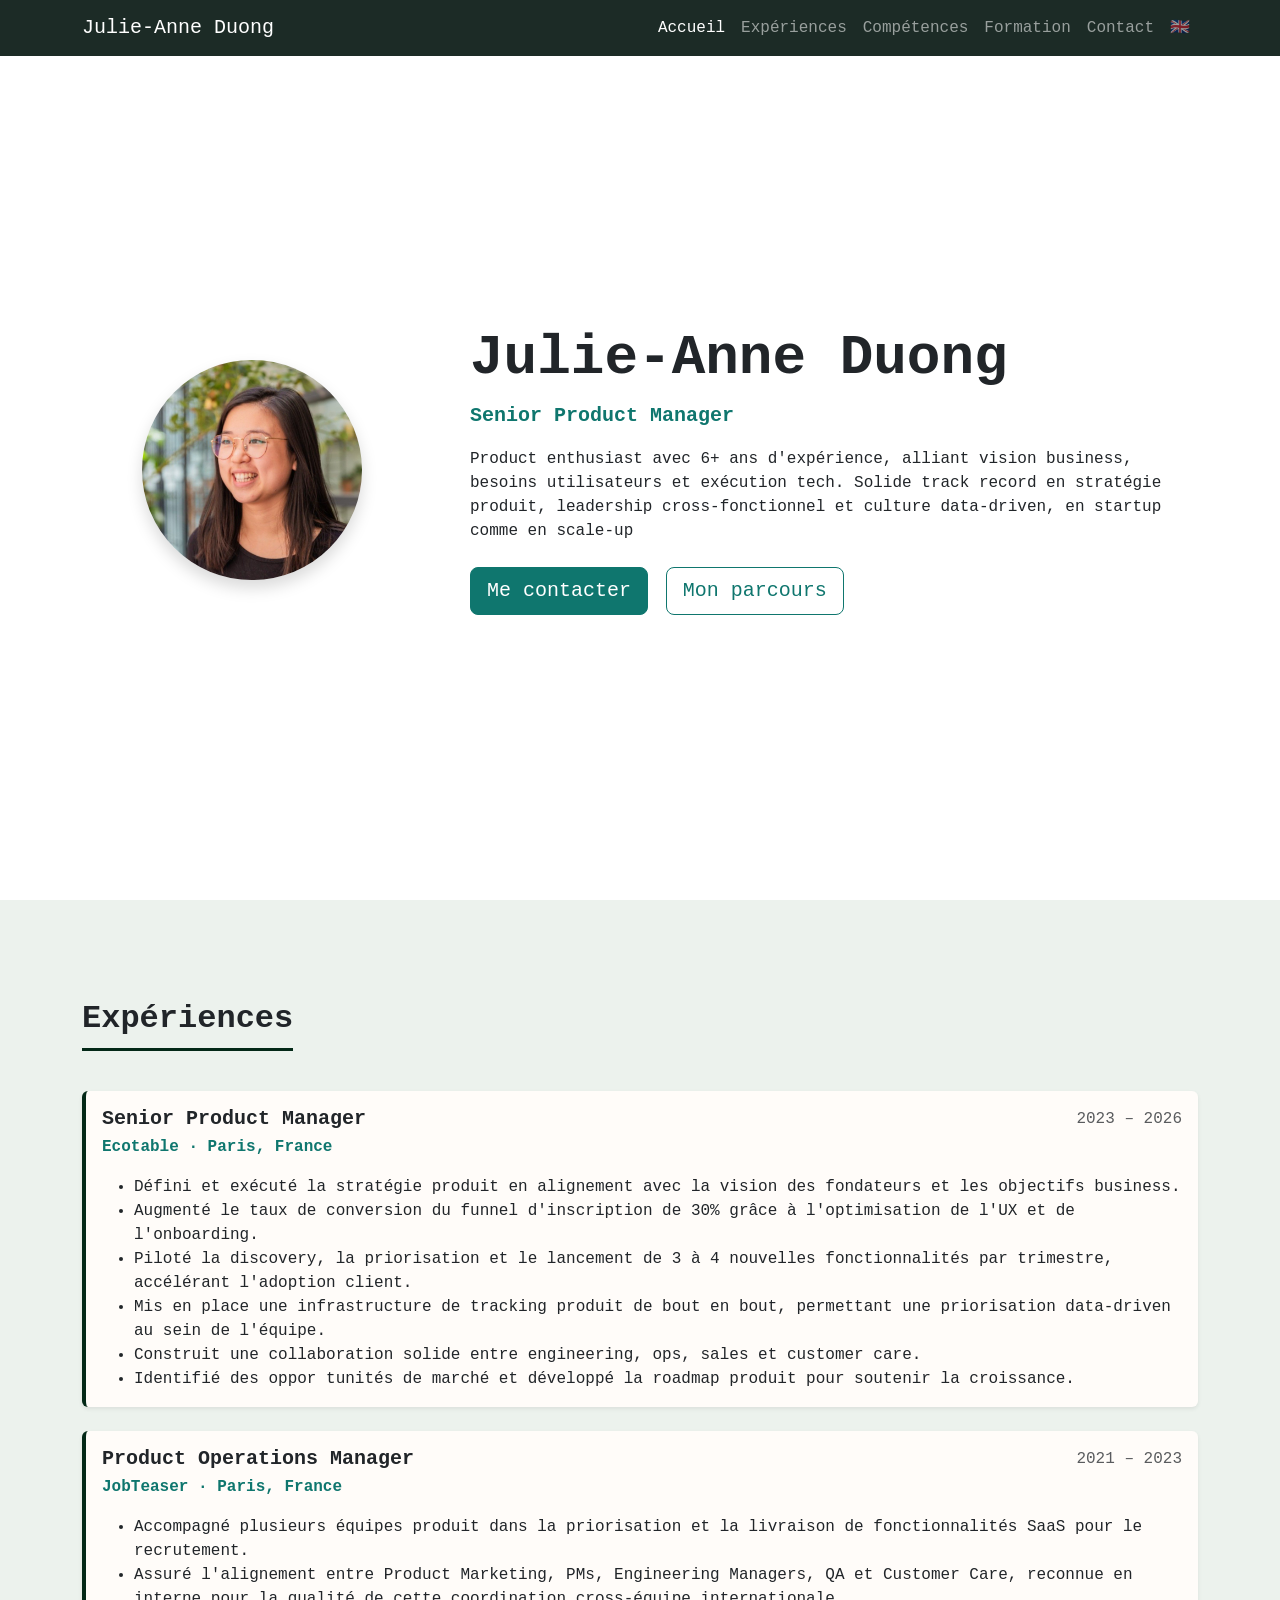
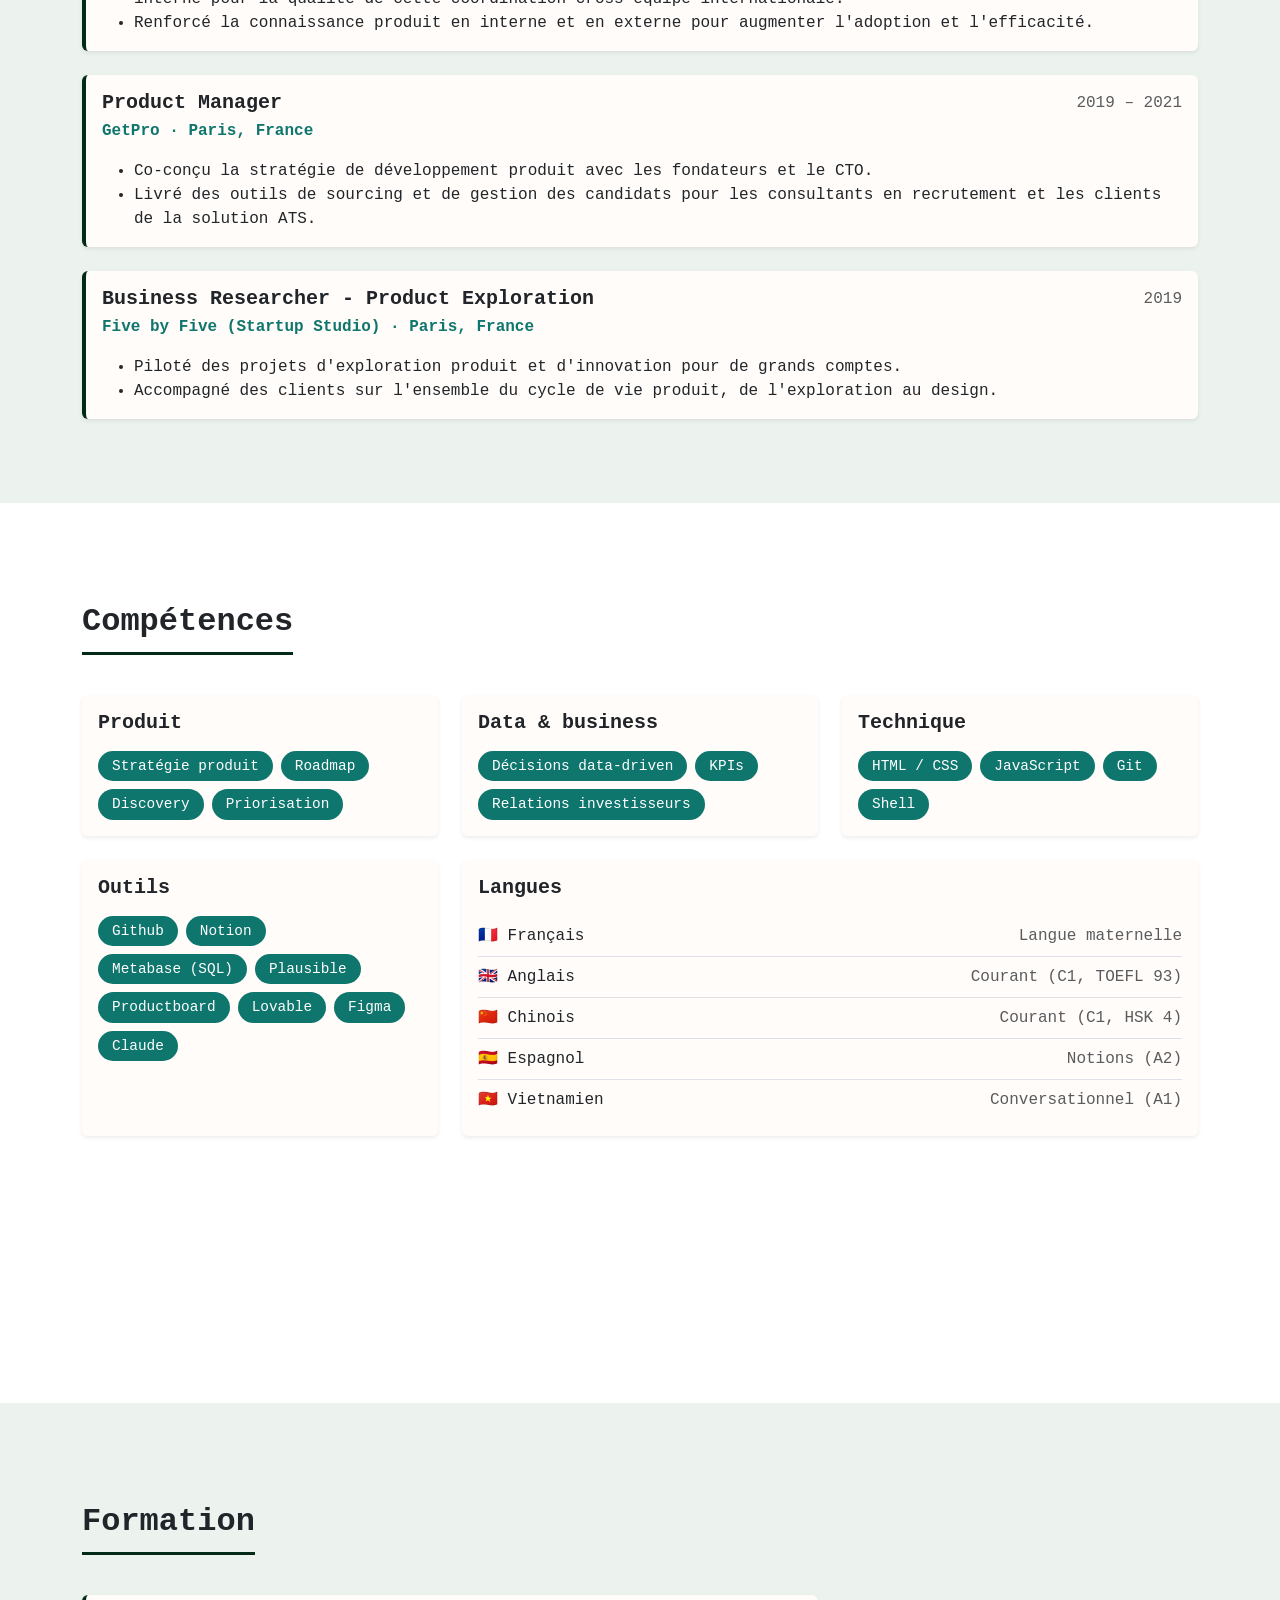
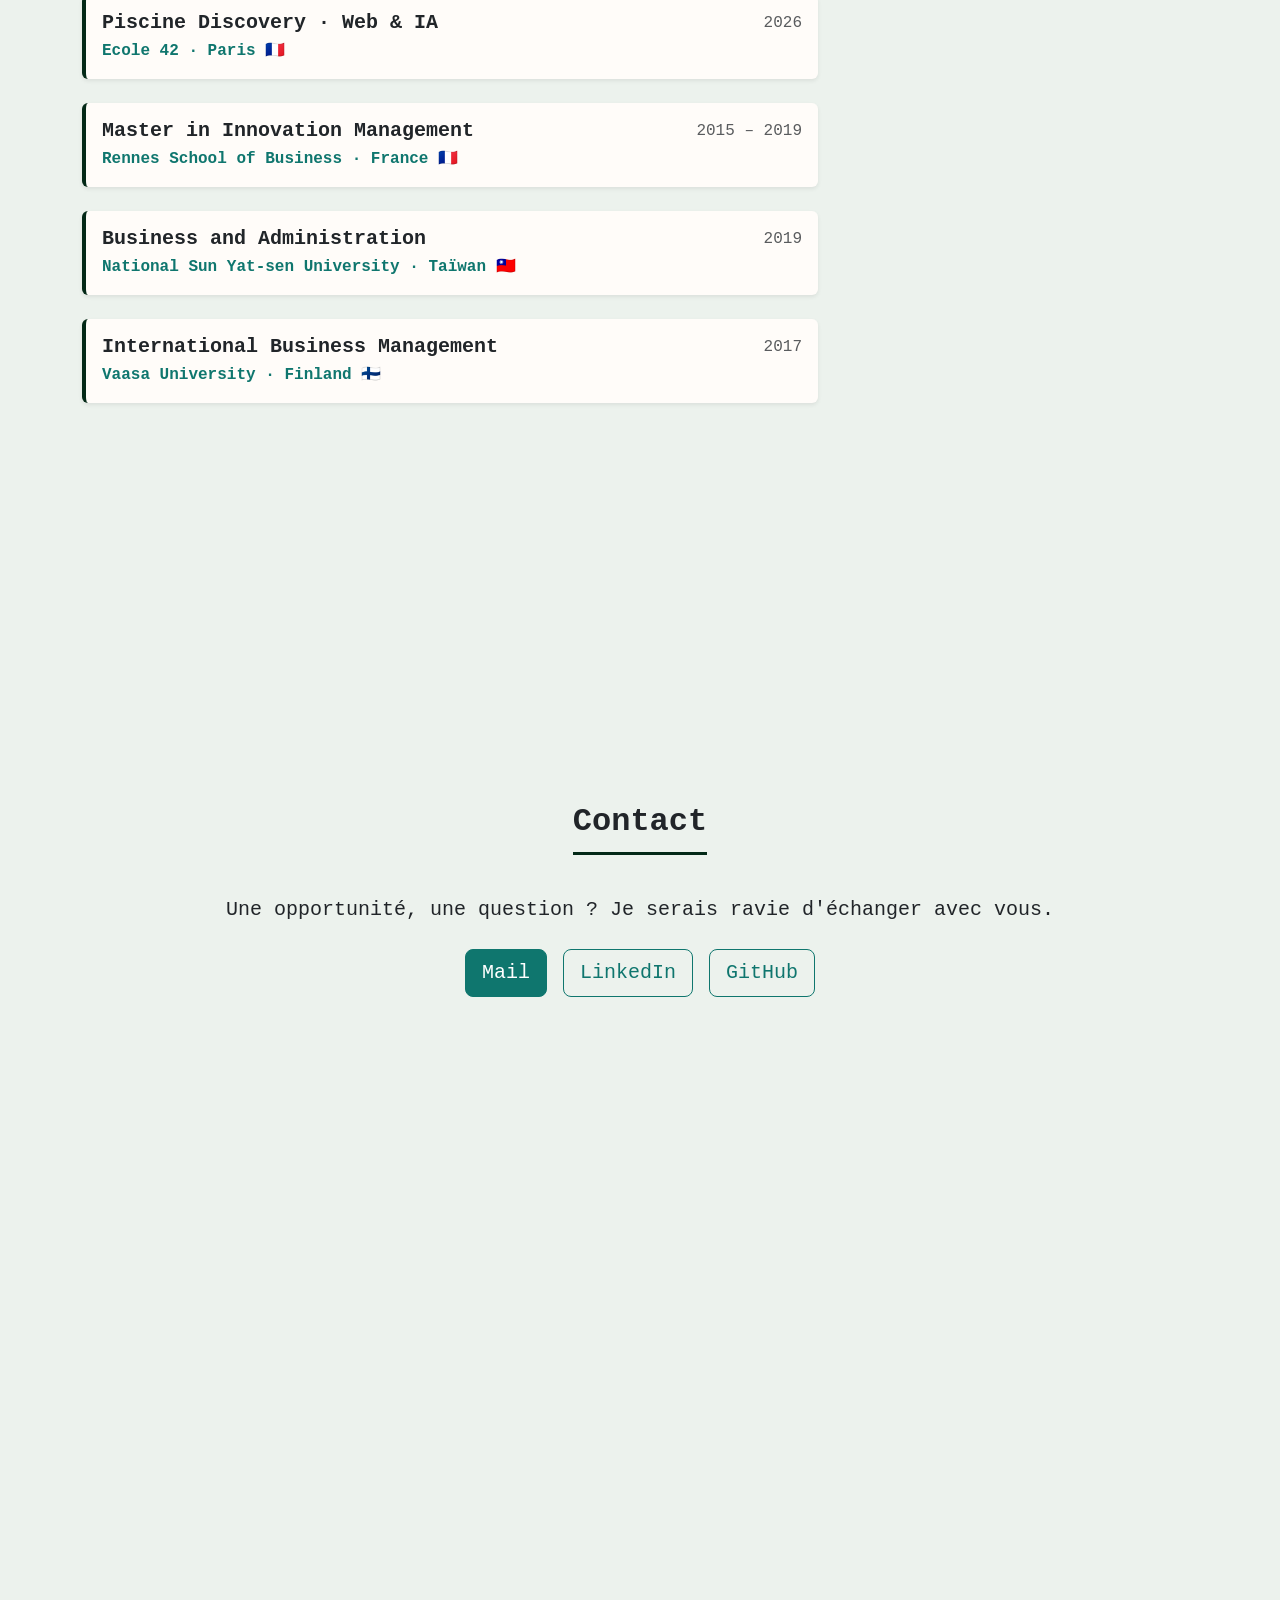
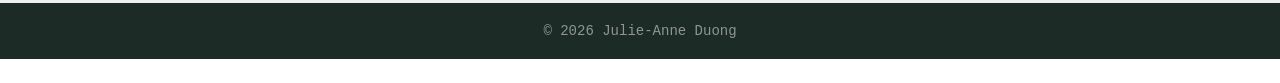
<file: index.html>
<!DOCTYPE html>
<html lang="fr">
<head>
	<meta charset="UTF-8">
	<meta name="viewport" content="width=device-width, initial-scale=1.0">
	<meta name="description" content="Julie-Anne Duong, Senior Product Manager à Paris. Mon parcours, mes compétences et comment me contacter.">
    <title>Julie-Anne Duong · Senior Product Manager</title>
    <link rel="stylesheet" href="https://fonts.googleapis.com/css2?family=Inter:wght@400;500;600;700&display=swap">
	<link rel="stylesheet" href="https://cdn.jsdelivr.net/npm/bootstrap@5.3.3/dist/css/bootstrap.min.css">
	<link rel="stylesheet" href="style.css">
</head>
<body data-bs-spy="scroll" data-bs-target="#menu" data-bs-offset="80">

	<!-- Barre de navigation fixe -->
	<nav class="navbar navbar-expand-md navbar-dark bg-dark fixed-top">
		<div class="container">
			<a class="navbar-brand" href="#accueil">Julie-Anne Duong</a>

			<button class="navbar-toggler" type="button" data-bs-toggle="collapse" data-bs-target="#menu">
				<span class="navbar-toggler-icon"></span>
			</button>

			<div class="collapse navbar-collapse" id="menu">
				<ul class="navbar-nav ms-auto">
					<li class="nav-item"><a class="nav-link" href="#accueil">Accueil</a></li>
					<li class="nav-item"><a class="nav-link" href="#experiences">Expériences</a></li>
					<li class="nav-item"><a class="nav-link" href="#competences">Compétences</a></li>
					<li class="nav-item"><a class="nav-link" href="#formation">Formation</a></li>					<li class="nav-item"><a class="nav-link" href="#contact">Contact</a></li>
					<li class="nav-item"><a class="nav-link" href="en.html">🇬🇧</a></li>
				</ul>
			</div>
		</div>
	</nav>

	<!-- Les sections -->
	<section id="accueil" class="d-flex align-items-center">
		<div class="container">
			<div class="row align-items-center g-5">

				<div class="col-12 col-md-4 text-center">
					<img src="profil.jpeg" alt="Photo de Julie-Anne Duong" class="photo-profil rounded-circle shadow">
				</div>

				<div class="col-12 col-md-8 text-center text-md-start">
					<h1 class="display-4 fw-bold">Julie-Anne Duong</h1>
					<p class="lead text-primary fw-semibold">Senior Product Manager</p>
					<p class="mb-4">
						Product enthusiast avec 6+ ans d'expérience, alliant vision business, besoins utilisateurs et exécution tech. Solide track record en stratégie produit, leadership cross-fonctionnel et culture data-driven, en startup comme en scale-up
				    </p>
					<a href="#contact" class="btn btn-primary btn-lg me-2">Me contacter</a>
					<a href="#experiences" class="btn btn-outline-primary btn-lg">Mon parcours</a>
				</div>

			</div>
		</div>
	</section>

	<section id="experiences" class="bg-light">
		<div class="container">
			<h2 class="titre-section">Expériences</h2>

			<div class="card experience shadow-sm mb-4">
				<div class="card-body">
					<div class="d-flex flex-column flex-md-row justify-content-between">
						<h3 class="h5 fw-bold mb-1">Senior Product Manager</h3>
						<span class="text-muted">2023 – 2026</span>
					</div>
					<p class="text-primary fw-semibold mb-3">Ecotable · Paris, France</p>
					<ul class="mb-0">
						<li>Défini et exécuté la stratégie produit en alignement avec la vision des fondateurs et les objectifs business.</li>
						<li>Augmenté le taux de conversion du funnel d'inscription de 30% grâce à l'optimisation de l'UX et de l'onboarding.</li>
						<li>Piloté la discovery, la priorisation et le lancement de 3 à 4 nouvelles fonctionnalités par trimestre, accélérant l'adoption client.</li>
                        <li>Mis en place une infrastructure de tracking produit de bout en bout, permettant une priorisation data-driven au sein de l'équipe.</li>
                        <li>Construit une collaboration solide entre engineering, ops, sales et customer care.</li>
                        <li>Identifié des oppor tunités de marché et développé la roadmap produit pour soutenir la croissance.</li>
                    </ul>
				</div>
			</div>

			<div class="card experience shadow-sm mb-4">
				<div class="card-body">
					<div class="d-flex flex-column flex-md-row justify-content-between">
						<h3 class="h5 fw-bold mb-1">Product Operations Manager</h3>
						<span class="text-muted">2021 – 2023</span>
					</div>
					<p class="text-primary fw-semibold mb-3">JobTeaser · Paris, France</p>
					<ul class="mb-0">
						<li>Accompagné plusieurs équipes produit dans la priorisation et la livraison de fonctionnalités SaaS pour le recrutement.</li>
						<li>Assuré l'alignement entre Product Marketing, PMs, Engineering Managers, QA et Customer Care, reconnue en interne pour la qualité de cette coordination cross-équipe internationale.</li>
                        <li>Renforcé la connaissance produit en interne et en externe pour augmenter l'adoption et l'efficacité.</li>
                    </ul>
				</div>
			</div>

            <div class="card experience shadow-sm mb-4">
				<div class="card-body">
					<div class="d-flex flex-column flex-md-row justify-content-between">
						<h3 class="h5 fw-bold mb-1">Product Manager</h3>
						<span class="text-muted">2019 – 2021</span>
					</div>
					<p class="text-primary fw-semibold mb-3">GetPro · Paris, France</p>
					<ul class="mb-0">
						<li>Co-conçu la stratégie de développement produit avec les fondateurs et le CTO.</li>
						<li>Livré des outils de sourcing et de gestion des candidats pour les consultants en recrutement et les clients de la solution ATS.</li>
                    </ul>
				</div>
			</div>

            <div class="card experience shadow-sm mb-4">
				<div class="card-body">
					<div class="d-flex flex-column flex-md-row justify-content-between">
						<h3 class="h5 fw-bold mb-1">Business Researcher - Product Exploration</h3>
						<span class="text-muted">2019</span>
					</div>
					<p class="text-primary fw-semibold mb-3">Five by Five (Startup Studio) · Paris, France</p>
					<ul class="mb-0">
						<li>Piloté des projets d'exploration produit et d'innovation pour de grands comptes.</li>
						<li>Accompagné des clients sur l'ensemble du cycle de vie produit, de l'exploration au design.</li>
                    </ul>
				</div>
			</div>
		</div>
	</section>

		<section id="competences">
		<div class="container">
			<h2 class="titre-section">Compétences</h2>

			<div class="row g-4">

				<div class="col-12 col-md-6 col-lg-4">
					<div class="card h-100 shadow-sm border-0">
						<div class="card-body">
							<h3 class="h5 fw-bold mb-3">Produit</h3>
							<div class="d-flex flex-wrap gap-2">
								<span class="badge rounded-pill text-bg-primary">Stratégie produit</span>
								<span class="badge rounded-pill text-bg-primary">Roadmap</span>
								<span class="badge rounded-pill text-bg-primary">Discovery</span>
								<span class="badge rounded-pill text-bg-primary">Priorisation</span>
							</div>
						</div>
					</div>
				</div>

				<div class="col-12 col-md-6 col-lg-4">
					<div class="card h-100 shadow-sm border-0">
						<div class="card-body">
							<h3 class="h5 fw-bold mb-3">Data & business</h3>
							<div class="d-flex flex-wrap gap-2">
								<span class="badge rounded-pill text-bg-primary">Décisions data-driven</span>
								<span class="badge rounded-pill text-bg-primary">KPIs</span>
								<span class="badge rounded-pill text-bg-primary">Relations investisseurs</span>
							</div>
						</div>
					</div>
				</div>

				<div class="col-12 col-md-6 col-lg-4">
					<div class="card h-100 shadow-sm border-0">
						<div class="card-body">
							<h3 class="h5 fw-bold mb-3">Technique</h3>
							<div class="d-flex flex-wrap gap-2">
								<span class="badge rounded-pill text-bg-primary">HTML / CSS</span>
								<span class="badge rounded-pill text-bg-primary">JavaScript</span>
								<span class="badge rounded-pill text-bg-primary">Git</span>
								<span class="badge rounded-pill text-bg-primary">Shell</span>
							</div>
						</div>
					</div>
				</div>
				<div class="ccol-12 col-md-6 col-lg-4">
					<div class="card h-100 shadow-sm border-0">
						<div class="card-body">
							<h3 class="h5 fw-bold mb-3">Outils</h3>
							<div class="d-flex flex-wrap gap-2">
								<span class="badge rounded-pill text-bg-primary">Github</span>
								<span class="badge rounded-pill text-bg-primary">Notion</span>
								<span class="badge rounded-pill text-bg-primary">Metabase (SQL)</span>
								<span class="badge rounded-pill text-bg-primary">Plausible</span>
								<span class="badge rounded-pill text-bg-primary">Productboard</span>
								<span class="badge rounded-pill text-bg-primary">Lovable</span>
								<span class="badge rounded-pill text-bg-primary">Figma</span>
								<span class="badge rounded-pill text-bg-primary">Claude</span>
                            </div>
						</div>
					</div>
				</div>
				<div class="col-12 col-md-12 col-lg-8">
					<div class="card h-100 shadow-sm border-0">
						<div class="card-body">
							<h3 class="h5 fw-bold mb-3">Langues</h3>
							<ul class="langues list-unstyled mb-0">
								<li class="d-flex justify-content-between gap-3 py-2">
									<span>🇫🇷 Français</span>
									<span class="text-muted text-end">Langue maternelle</span>
								</li>
								<li class="d-flex justify-content-between gap-3 py-2">
									<span>🇬🇧 Anglais</span>
									<span class="text-muted text-end">Courant (C1, TOEFL 93)</span>
								</li>
								<li class="d-flex justify-content-between gap-3 py-2">
									<span>🇨🇳 Chinois</span>
									<span class="text-muted text-end">Courant (C1, HSK 4)</span>
								</li>
								<li class="d-flex justify-content-between gap-3 py-2">
									<span>🇪🇸 Espagnol</span>
									<span class="text-muted text-end">Notions (A2)</span>
								</li>
								<li class="d-flex justify-content-between gap-3 py-2">
									<span>🇻🇳 Vietnamien</span>
									<span class="text-muted text-end">Conversationnel (A1)</span>
								</li>
							</ul>
						</div>
					</div>
				</div>				</div>
            </div>
		</div>
	</section>

    	<section id="formation" class="bg-light">
		<div class="container">
			<h2 class="titre-section">Formation</h2>

			<div class="row">
				<div class="col-12 col-lg-8">

					<div class="card experience shadow-sm mb-4">
						<div class="card-body">
							<div class="d-flex flex-column flex-md-row justify-content-between">
								<h3 class="h5 fw-bold mb-1">Piscine Discovery · Web & IA</h3>
								<span class="text-muted">2026</span>
							</div>
							<p class="text-primary fw-semibold mb-0">Ecole 42 · Paris 🇫🇷</p>
						</div>
					</div>

					<div class="card experience shadow-sm mb-4">
						<div class="card-body">
							<div class="d-flex flex-column flex-md-row justify-content-between">
								<h3 class="h5 fw-bold mb-1">Master in Innovation Management</h3>
								<span class="text-muted">2015 – 2019</span>
							</div>
							<p class="text-primary fw-semibold mb-0">Rennes School of Business · France 🇫🇷</p>
						</div>
					</div>

					<div class="card experience shadow-sm mb-4">
						<div class="card-body">
							<div class="d-flex flex-column flex-md-row justify-content-between">
								<h3 class="h5 fw-bold mb-1">Business and Administration</h3>
								<span class="text-muted">2019</span>
							</div>
							<p class="text-primary fw-semibold mb-0">National Sun Yat-sen University · Taïwan 🇹🇼</p>
						</div>
					</div>
					<div class="card experience shadow-sm mb-4">
						<div class="card-body">
							<div class="d-flex flex-column flex-md-row justify-content-between">
								<h3 class="h5 fw-bold mb-1">International Business Management</h3>
								<span class="text-muted">2017</span>
							</div>
							<p class="text-primary fw-semibold mb-0">Vaasa University · Finland 🇫🇮</p>
						</div>
					</div>
                </div>
			</div>
		</div>
	</section>

	<section id="contact" class="bg-light">
		<div class="container text-center">
			<h2 class="titre-section">Contact</h2>
			<p class="lead mb-4">
				Une opportunité, une question ? Je serais ravie d'échanger avec vous.
			</p>

			<div class="d-flex flex-column flex-sm-row justify-content-center gap-3">
				<a href="mailto:duong.ja@gmail.com" class="btn btn-primary btn-lg">
					Mail
				</a>
				<a href="https://www.linkedin.com/in/julieanneduong" class="btn btn-outline-primary btn-lg" target="_blank" rel="noopener">
					LinkedIn
				</a>
				<a href="https://github.com/julieanneduong" class="btn btn-outline-primary btn-lg" target="_blank" rel="noopener">
					GitHub
				</a>
			</div>
		</div>
	</section>

	<footer class="bg-dark text-white-50 text-center py-3">
		<small>&copy; 2026 Julie-Anne Duong</small>
	</footer>

	<script src="https://cdn.jsdelivr.net/npm/bootstrap@5.3.3/dist/js/bootstrap.bundle.min.js"></script>

    	<script>
		let liens = document.querySelectorAll("#menu .nav-link");
		let menu = document.getElementById("menu");

		for (let i = 0; i < liens.length; i++) {
			liens[i].addEventListener("click", function() {
				if (menu.classList.contains("show")) {
					bootstrap.Collapse.getInstance(menu).hide();
				}
			});
		}
	</script>
</body>
</html>
</file>
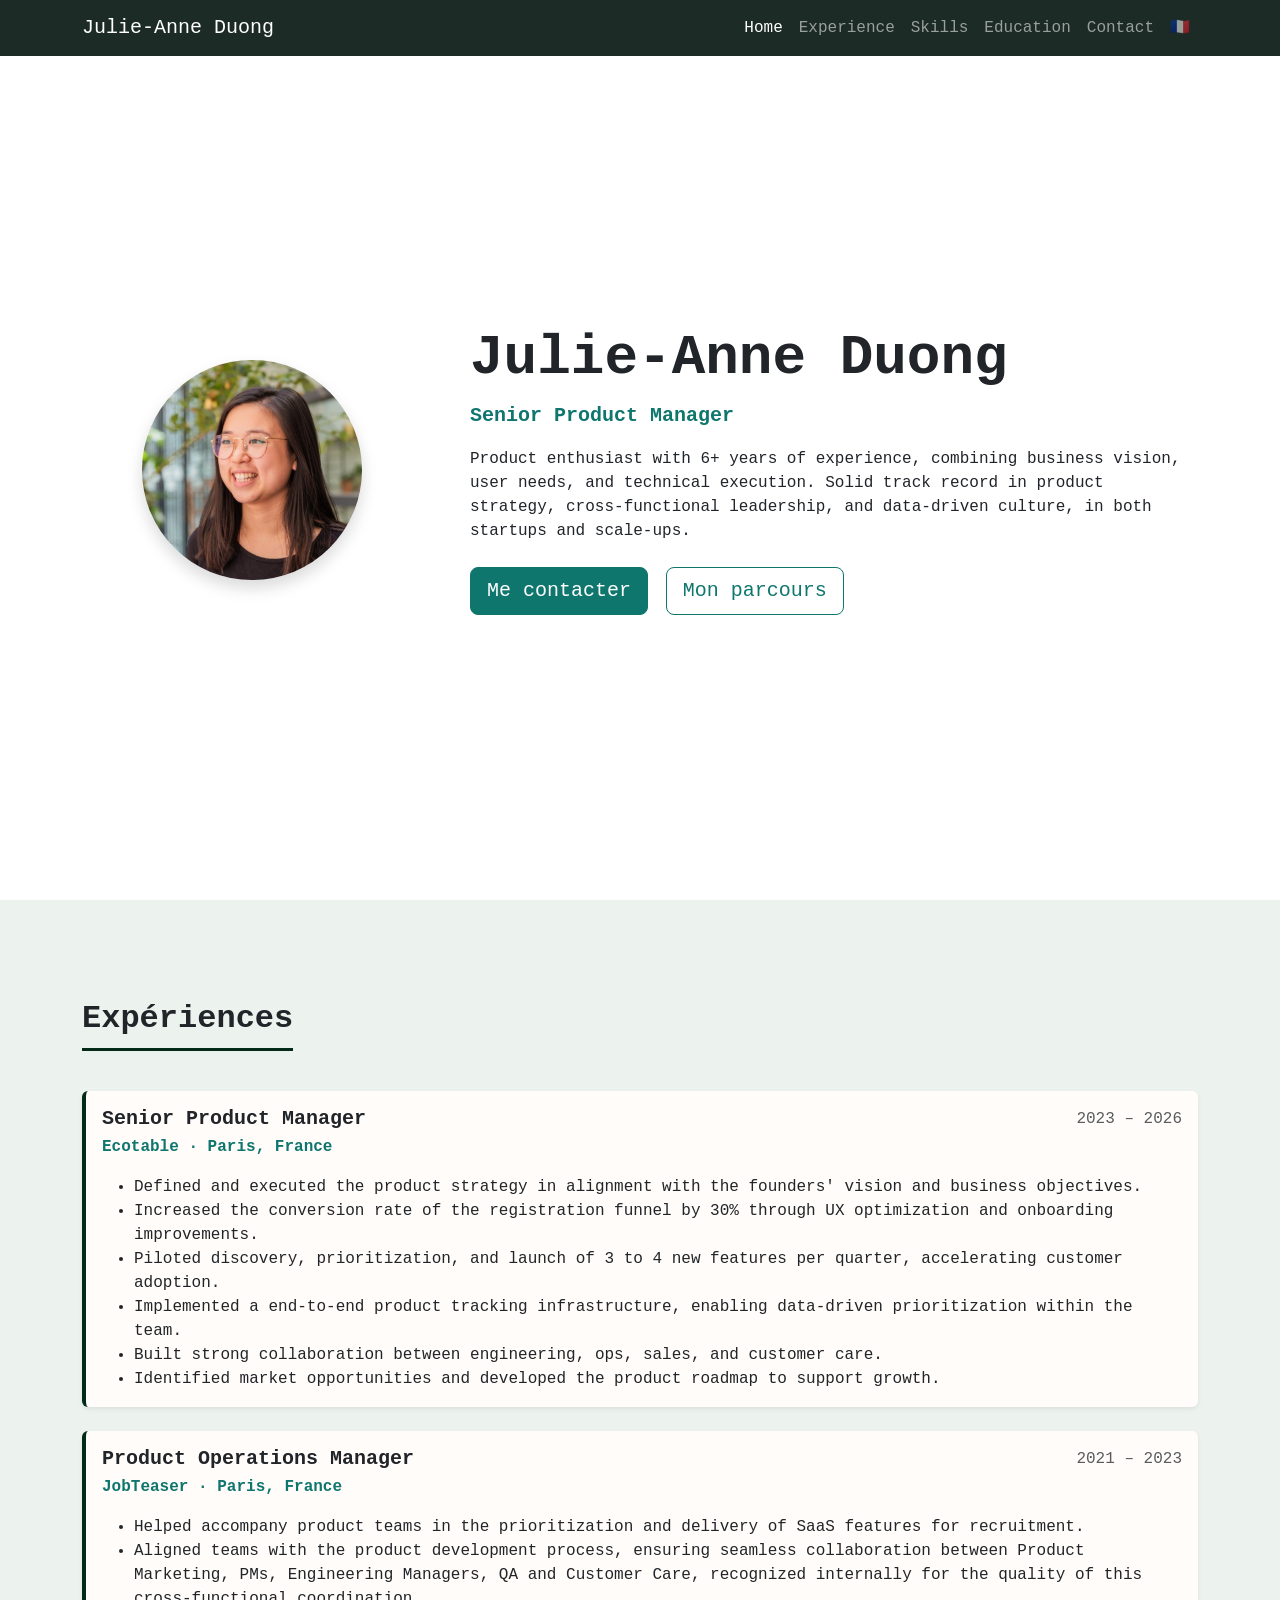
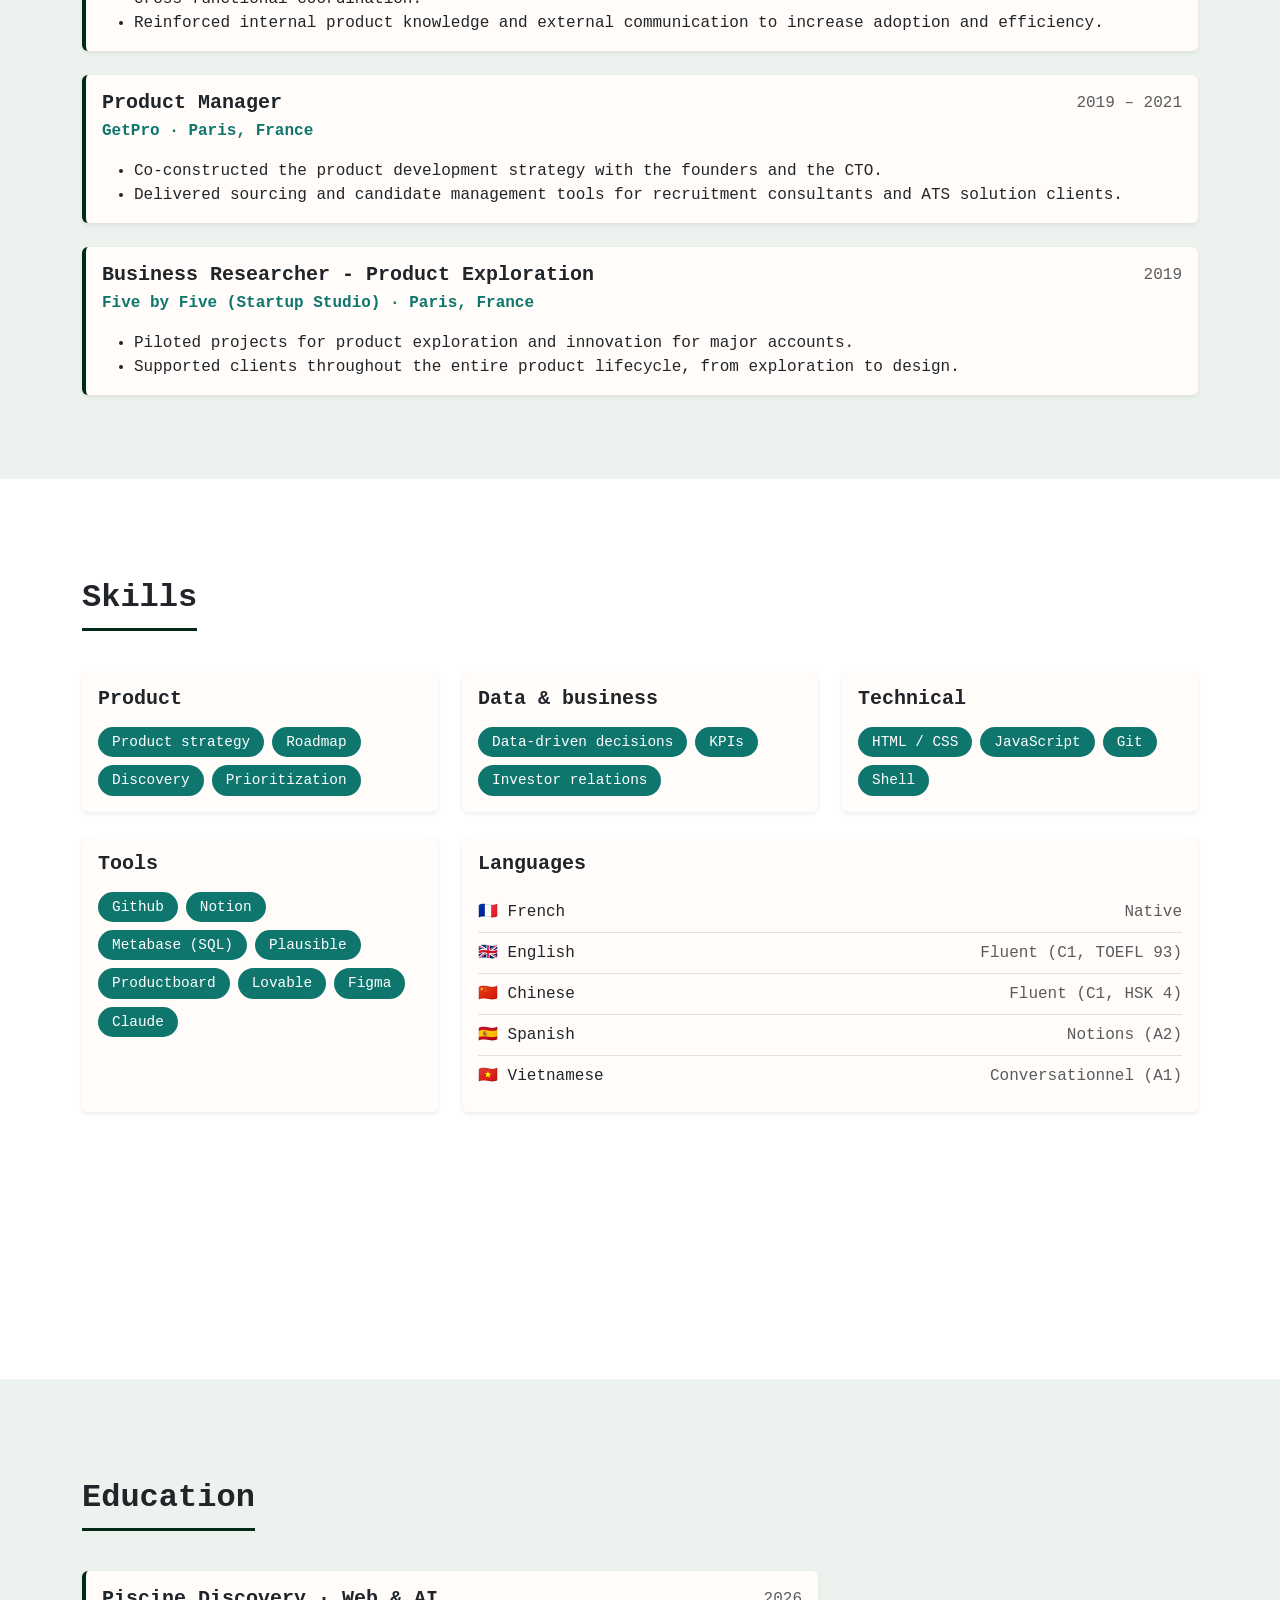
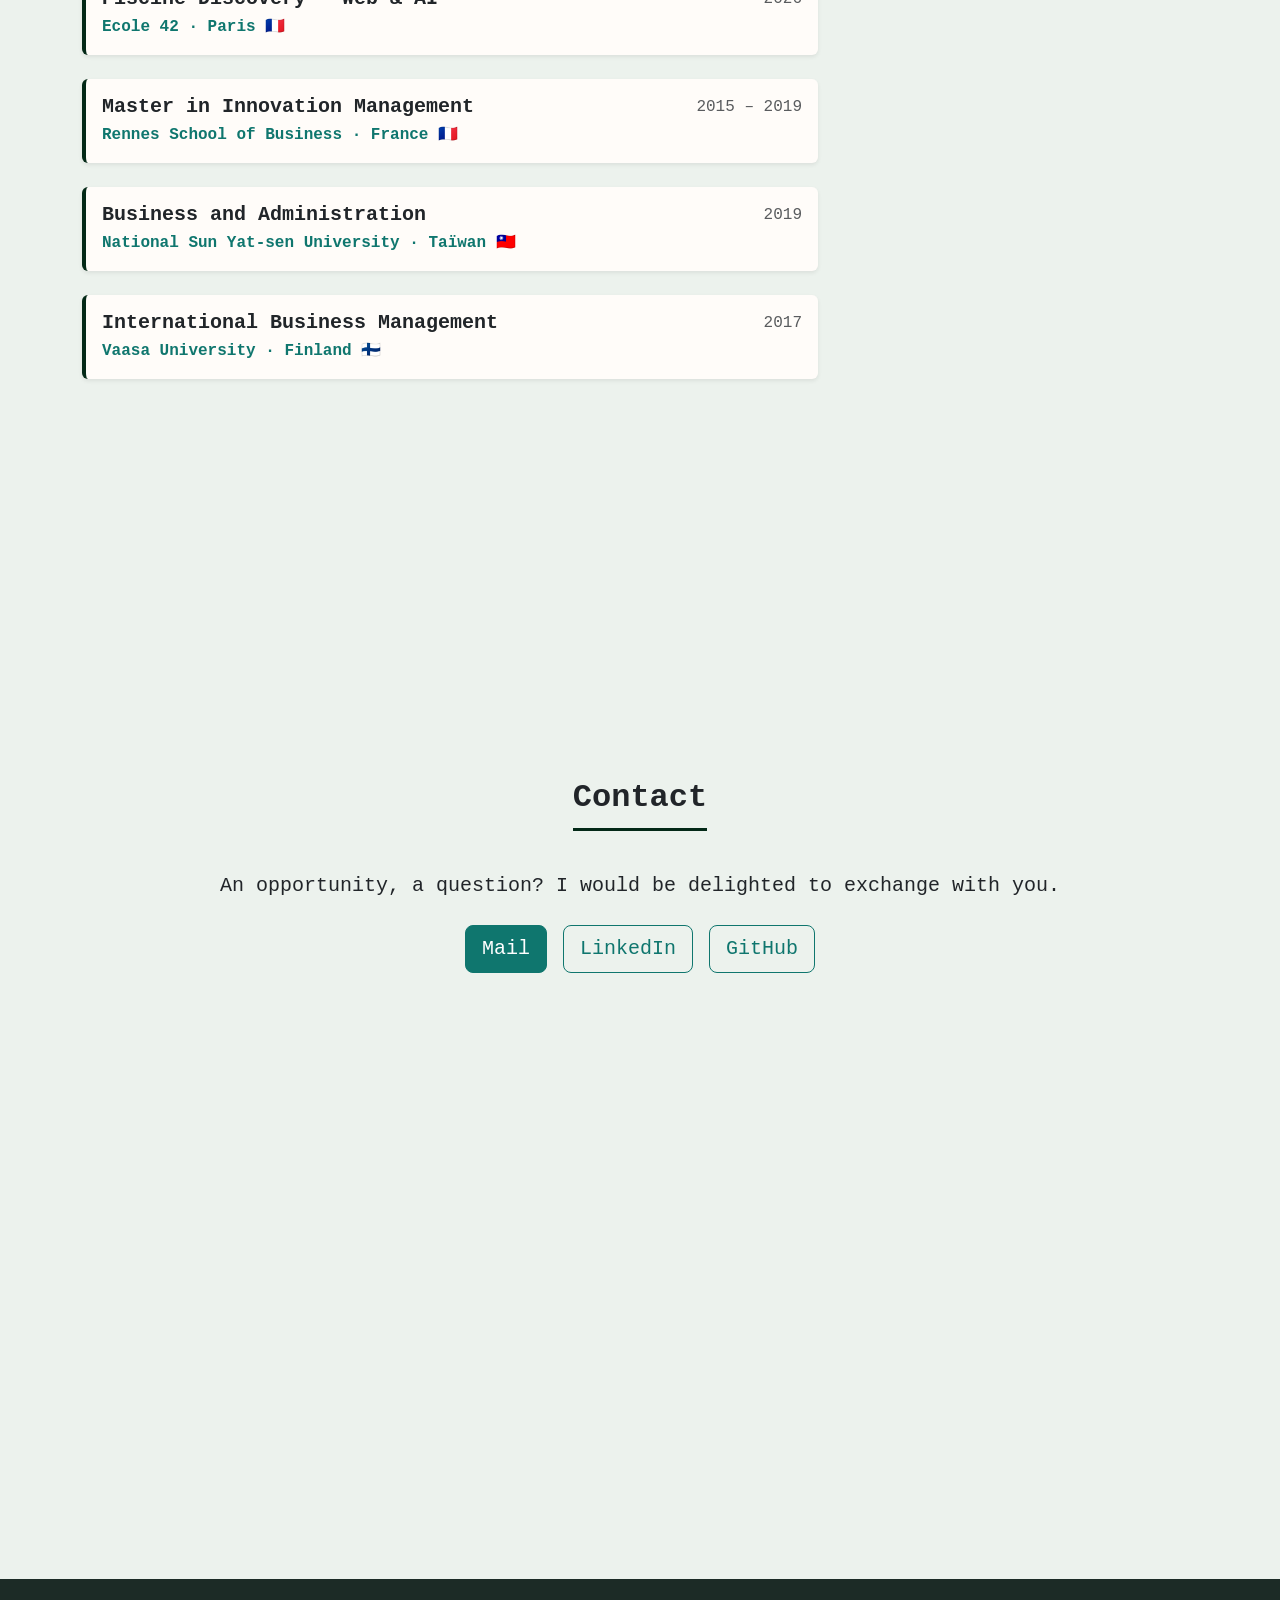
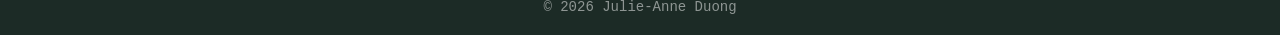
<file: en.html>
<!DOCTYPE html>
<html lang="fr">
<head>
	<meta charset="UTF-8">
	<meta name="viewport" content="width=device-width, initial-scale=1.0">
	<meta name="description" content="Julie-Anne Duong, Senior Product Manager in Paris. My accomplishments, my skills et contact details.">
    <title>Julie-Anne Duong · Senior Product Manager</title>
    <link rel="stylesheet" href="https://fonts.googleapis.com/css2?family=Inter:wght@400;500;600;700&display=swap">
	<link rel="stylesheet" href="https://cdn.jsdelivr.net/npm/bootstrap@5.3.3/dist/css/bootstrap.min.css">
	<link rel="stylesheet" href="style.css">
</head>
<body data-bs-spy="scroll" data-bs-target="#menu" data-bs-offset="80">

	<!-- Barre de navigation fixe -->
	<nav class="navbar navbar-expand-md navbar-dark bg-dark fixed-top">
		<div class="container">
			<a class="navbar-brand" href="#accueil">Julie-Anne Duong</a>

			<button class="navbar-toggler" type="button" data-bs-toggle="collapse" data-bs-target="#menu">
				<span class="navbar-toggler-icon"></span>
			</button>

			<div class="collapse navbar-collapse" id="menu">
				<ul class="navbar-nav ms-auto">
					<li class="nav-item"><a class="nav-link" href="#accueil">Home</a></li>
					<li class="nav-item"><a class="nav-link" href="#experiences">Experience</a></li>
					<li class="nav-item"><a class="nav-link" href="#competences">Skills</a></li>
					<li class="nav-item"><a class="nav-link" href="#formation">Education</a></li>
					<li class="nav-item"><a class="nav-link" href="#contact">Contact</a></li>
					<li class="nav-item"><a class="nav-link" href="index.html">🇫🇷</a></li>				</ul>
			</div>
		</div>
	</nav>

	<!-- Les sections -->
	<section id="accueil" class="d-flex align-items-center">
		<div class="container">
			<div class="row align-items-center g-5">

				<div class="col-12 col-md-4 text-center">
					<img src="profil.jpeg" alt="Photo de Julie-Anne Duong" class="photo-profil rounded-circle shadow">
				</div>

				<div class="col-12 col-md-8 text-center text-md-start">
					<h1 class="display-4 fw-bold">Julie-Anne Duong</h1>
					<p class="lead text-primary fw-semibold">Senior Product Manager</p>
					<p class="mb-4">
						Product enthusiast with 6+ years of experience, combining business vision, user needs, and technical execution. Solid track record in product strategy, cross-functional leadership, and data-driven culture, in both startups and scale-ups.
				    </p>
					<a href="#contact" class="btn btn-primary btn-lg me-2">Me contacter</a>
					<a href="#experiences" class="btn btn-outline-primary btn-lg">Mon parcours</a>
				</div>

			</div>
		</div>
	</section>

	<section id="experiences" class="bg-light">
		<div class="container">
			<h2 class="titre-section">Expériences</h2>

			<div class="card experience shadow-sm mb-4">
				<div class="card-body">
					<div class="d-flex flex-column flex-md-row justify-content-between">
						<h3 class="h5 fw-bold mb-1">Senior Product Manager</h3>
						<span class="text-muted">2023 – 2026</span>
					</div>
					<p class="text-primary fw-semibold mb-3">Ecotable · Paris, France</p>
					<ul class="mb-0">
						<li>Defined and executed the product strategy in alignment with the founders' vision and business objectives.</li>
						<li>Increased the conversion rate of the registration funnel by 30% through UX optimization and onboarding improvements.</li>
						<li>Piloted discovery, prioritization, and launch of 3 to 4 new features per quarter, accelerating customer adoption.</li>
                        <li>Implemented a end-to-end product tracking infrastructure, enabling data-driven prioritization within the team.</li>
                        <li>Built strong collaboration between engineering, ops, sales, and customer care.</li>
                        <li>Identified market opportunities and developed the product roadmap to support growth.
                    </ul>
				</div>
			</div>

			<div class="card experience shadow-sm mb-4">
				<div class="card-body">
					<div class="d-flex flex-column flex-md-row justify-content-between">
						<h3 class="h5 fw-bold mb-1">Product Operations Manager</h3>
						<span class="text-muted">2021 – 2023</span>
					</div>
					<p class="text-primary fw-semibold mb-3">JobTeaser · Paris, France</p>
					<ul class="mb-0">
						<li>Helped accompany product teams in the prioritization and delivery of SaaS features for recruitment.</li>
						<li>Aligned teams with the product development process, ensuring seamless collaboration between Product Marketing, PMs, Engineering Managers, QA and Customer Care, recognized internally for the quality of this cross-functional coordination.</li>
                        <li>Reinforced internal product knowledge and external communication to increase adoption and efficiency.</li>
                    </ul>
				</div>
			</div>

            <div class="card experience shadow-sm mb-4">
				<div class="card-body">
					<div class="d-flex flex-column flex-md-row justify-content-between">
						<h3 class="h5 fw-bold mb-1">Product Manager</h3>
						<span class="text-muted">2019 – 2021</span>
					</div>
					<p class="text-primary fw-semibold mb-3">GetPro · Paris, France</p>
					<ul class="mb-0">
						<li>Co-constructed the product development strategy with the founders and the CTO.</li>
						<li>Delivered sourcing and candidate management tools for recruitment consultants and ATS solution clients.</li>
                    </ul>
				</div>
			</div>

            <div class="card experience shadow-sm mb-4">
				<div class="card-body">
					<div class="d-flex flex-column flex-md-row justify-content-between">
						<h3 class="h5 fw-bold mb-1">Business Researcher - Product Exploration</h3>
						<span class="text-muted">2019</span>
					</div>
					<p class="text-primary fw-semibold mb-3">Five by Five (Startup Studio) · Paris, France</p>
					<ul class="mb-0">
						<li>Piloted projects for product exploration and innovation for major accounts.</li>
						<li>Supported clients throughout the entire product lifecycle, from exploration to design.</li>
                    </ul>
				</div>
			</div>
		</div>
	</section>

		<section id="competences">
		<div class="container">
			<h2 class="titre-section">Skills</h2>

			<div class="row g-4">

				<div class="col-12 col-md-6 col-lg-4">
					<div class="card h-100 shadow-sm border-0">
						<div class="card-body">
							<h3 class="h5 fw-bold mb-3">Product</h3>
							<div class="d-flex flex-wrap gap-2">
								<span class="badge rounded-pill text-bg-primary">Product strategy</span>
								<span class="badge rounded-pill text-bg-primary">Roadmap</span>
								<span class="badge rounded-pill text-bg-primary">Discovery</span>
								<span class="badge rounded-pill text-bg-primary">Prioritization</span>
							</div>
						</div>
					</div>
				</div>

				<div class="col-12 col-md-6 col-lg-4">
					<div class="card h-100 shadow-sm border-0">
						<div class="card-body">
							<h3 class="h5 fw-bold mb-3">Data & business</h3>
							<div class="d-flex flex-wrap gap-2">
								<span class="badge rounded-pill text-bg-primary">Data-driven decisions</span>
								<span class="badge rounded-pill text-bg-primary">KPIs</span>
								<span class="badge rounded-pill text-bg-primary">Investor relations</span>
							</div>
						</div>
					</div>
				</div>

				<div class="col-12 col-md-6 col-lg-4">
					<div class="card h-100 shadow-sm border-0">
						<div class="card-body">
							<h3 class="h5 fw-bold mb-3">Technical</h3>
							<div class="d-flex flex-wrap gap-2">
								<span class="badge rounded-pill text-bg-primary">HTML / CSS</span>
								<span class="badge rounded-pill text-bg-primary">JavaScript</span>
								<span class="badge rounded-pill text-bg-primary">Git</span>
								<span class="badge rounded-pill text-bg-primary">Shell</span>
							</div>
						</div>
					</div>
				</div>
				<div class="ccol-12 col-md-6 col-lg-4">
					<div class="card h-100 shadow-sm border-0">
						<div class="card-body">
							<h3 class="h5 fw-bold mb-3">Tools</h3>
							<div class="d-flex flex-wrap gap-2">
								<span class="badge rounded-pill text-bg-primary">Github</span>
								<span class="badge rounded-pill text-bg-primary">Notion</span>
								<span class="badge rounded-pill text-bg-primary">Metabase (SQL)</span>
								<span class="badge rounded-pill text-bg-primary">Plausible</span>
								<span class="badge rounded-pill text-bg-primary">Productboard</span>
								<span class="badge rounded-pill text-bg-primary">Lovable</span>
								<span class="badge rounded-pill text-bg-primary">Figma</span>
								<span class="badge rounded-pill text-bg-primary">Claude</span>
                            </div>
						</div>
					</div>
				</div>
				<div class="col-12 col-md-12 col-lg-8">
					<div class="card h-100 shadow-sm border-0">
						<div class="card-body">
							<h3 class="h5 fw-bold mb-3">Languages</h3>
							<ul class="langues list-unstyled mb-0">
								<li class="d-flex justify-content-between gap-3 py-2">
									<span>🇫🇷 French</span>
									<span class="text-muted text-end">Native</span>
								</li>
								<li class="d-flex justify-content-between gap-3 py-2">
									<span>🇬🇧 English</span>
									<span class="text-muted text-end">Fluent (C1, TOEFL 93)</span>
								</li>
								<li class="d-flex justify-content-between gap-3 py-2">
									<span>🇨🇳 Chinese</span>
									<span class="text-muted text-end">Fluent (C1, HSK 4)</span>
								</li>
								<li class="d-flex justify-content-between gap-3 py-2">
									<span>🇪🇸 Spanish</span>
									<span class="text-muted text-end">Notions (A2)</span>
								</li>
								<li class="d-flex justify-content-between gap-3 py-2">
									<span>🇻🇳 Vietnamese</span>
									<span class="text-muted text-end">Conversationnel (A1)</span>
								</li>
							</ul>
						</div>
					</div>
				</div>				</div>
            </div>
		</div>
	</section>

    	<section id="formation" class="bg-light">
		<div class="container">
			<h2 class="titre-section">Education</h2>

			<div class="row">
				<div class="col-12 col-lg-8">

					<div class="card experience shadow-sm mb-4">
						<div class="card-body">
							<div class="d-flex flex-column flex-md-row justify-content-between">
								<h3 class="h5 fw-bold mb-1">Piscine Discovery · Web & AI</h3>
								<span class="text-muted">2026</span>
							</div>
							<p class="text-primary fw-semibold mb-0">Ecole 42 · Paris 🇫🇷</p>
						</div>
					</div>

					<div class="card experience shadow-sm mb-4">
						<div class="card-body">
							<div class="d-flex flex-column flex-md-row justify-content-between">
								<h3 class="h5 fw-bold mb-1">Master in Innovation Management</h3>
								<span class="text-muted">2015 – 2019</span>
							</div>
							<p class="text-primary fw-semibold mb-0">Rennes School of Business · France 🇫🇷</p>
						</div>
					</div>

					<div class="card experience shadow-sm mb-4">
						<div class="card-body">
							<div class="d-flex flex-column flex-md-row justify-content-between">
								<h3 class="h5 fw-bold mb-1">Business and Administration</h3>
								<span class="text-muted">2019</span>
							</div>
							<p class="text-primary fw-semibold mb-0">National Sun Yat-sen University · Taïwan 🇹🇼</p>
						</div>
					</div>
					<div class="card experience shadow-sm mb-4">
						<div class="card-body">
							<div class="d-flex flex-column flex-md-row justify-content-between">
								<h3 class="h5 fw-bold mb-1">International Business Management</h3>
								<span class="text-muted">2017</span>
							</div>
							<p class="text-primary fw-semibold mb-0">Vaasa University · Finland 🇫🇮</p>
						</div>
					</div>
                </div>
			</div>
		</div>
	</section>

	<section id="contact" class="bg-light">
		<div class="container text-center">
			<h2 class="titre-section">Contact</h2>
			<p class="lead mb-4">
				An opportunity, a question? I would be delighted to exchange with you.
			</p>

			<div class="d-flex flex-column flex-sm-row justify-content-center gap-3">
				<a href="mailto:duong.ja@gmail.com" class="btn btn-primary btn-lg">
					Mail
				</a>
				<a href="https://www.linkedin.com/in/julieanneduong" class="btn btn-outline-primary btn-lg" target="_blank" rel="noopener">
					LinkedIn
				</a>
				<a href="https://github.com/julieanneduong" class="btn btn-outline-primary btn-lg" target="_blank" rel="noopener">
					GitHub
				</a>
			</div>
		</div>
	</section>

	<footer class="bg-dark text-white-50 text-center py-3">
		<small>&copy; 2026 Julie-Anne Duong</small>
	</footer>

	<script src="https://cdn.jsdelivr.net/npm/bootstrap@5.3.3/dist/js/bootstrap.bundle.min.js"></script>

    	<script>
		let liens = document.querySelectorAll("#menu .nav-link");
		let menu = document.getElementById("menu");

		for (let i = 0; i < liens.length; i++) {
			liens[i].addEventListener("click", function() {
				if (menu.classList.contains("show")) {
					bootstrap.Collapse.getInstance(menu).hide();
				}
			});
		}
	</script>
</body>
</html>
</file>
<file: style.css>
/* ===== Couleur principale du site ===== */
:root {
	/* Couleur principale (déjà en place) */
	--bs-primary: #0F766E;
	--bs-primary-rgb: 15, 118, 110;
	--bs-link-color: #0F766E;
	--bs-link-hover-color: #115E59;

	/* Les fonds */
	--bs-body-bg: ##FBFCFA;
	--bs-light-rgb: 236, 242, 237;
	--bs-dark-rgb: 28, 43, 38;
}

.card {
	--bs-card-bg: #fffcf9;
}

.btn-primary {
	--bs-btn-bg: #0F766E;
	--bs-btn-border-color: #0F766E;
	--bs-btn-hover-bg: #115E59;
	--bs-btn-hover-border-color: #115E59;
	--bs-btn-active-bg: #115E59;
	--bs-btn-active-border-color: #115E59;
}

.btn-outline-primary {
	--bs-btn-color: #0F766E;
	--bs-btn-border-color: #0F766E;
	--bs-btn-hover-bg: #0F766E;
	--bs-btn-hover-border-color: #0F766E;
	--bs-btn-active-bg: #115E59;
	--bs-btn-active-border-color: #115E59;
}

body {
	font-family: Courrier, monospace; 
}

html {
	scroll-behavior: smooth;
}

section {
	min-height: 100vh;
	padding-top: 100px;
	padding-bottom: 60px;
	scroll-margin-top: 56px;
}

.photo-profil {
	width: 220px;
	height: 220px;
	object-fit: cover;
}
section {
	padding-top: 100px;
	padding-bottom: 60px;
	scroll-margin-top: 56px;
}

#accueil {
	min-height: 100vh;
}

.titre-section {
	font-weight: 700;
	margin-bottom: 40px;
	padding-bottom: 10px;
	border-bottom: 3px solid #032917;
	display: inline-block;
}

.experience {
	border: none;
	border-left: 4px solid #032917;
}

.badge {
	font-size: 0.9rem;
	font-weight: 500;
	padding: 8px 14px;
}

.langues li + li {
	border-top: 1px solid var(--bs-border-color);
}
</file>
